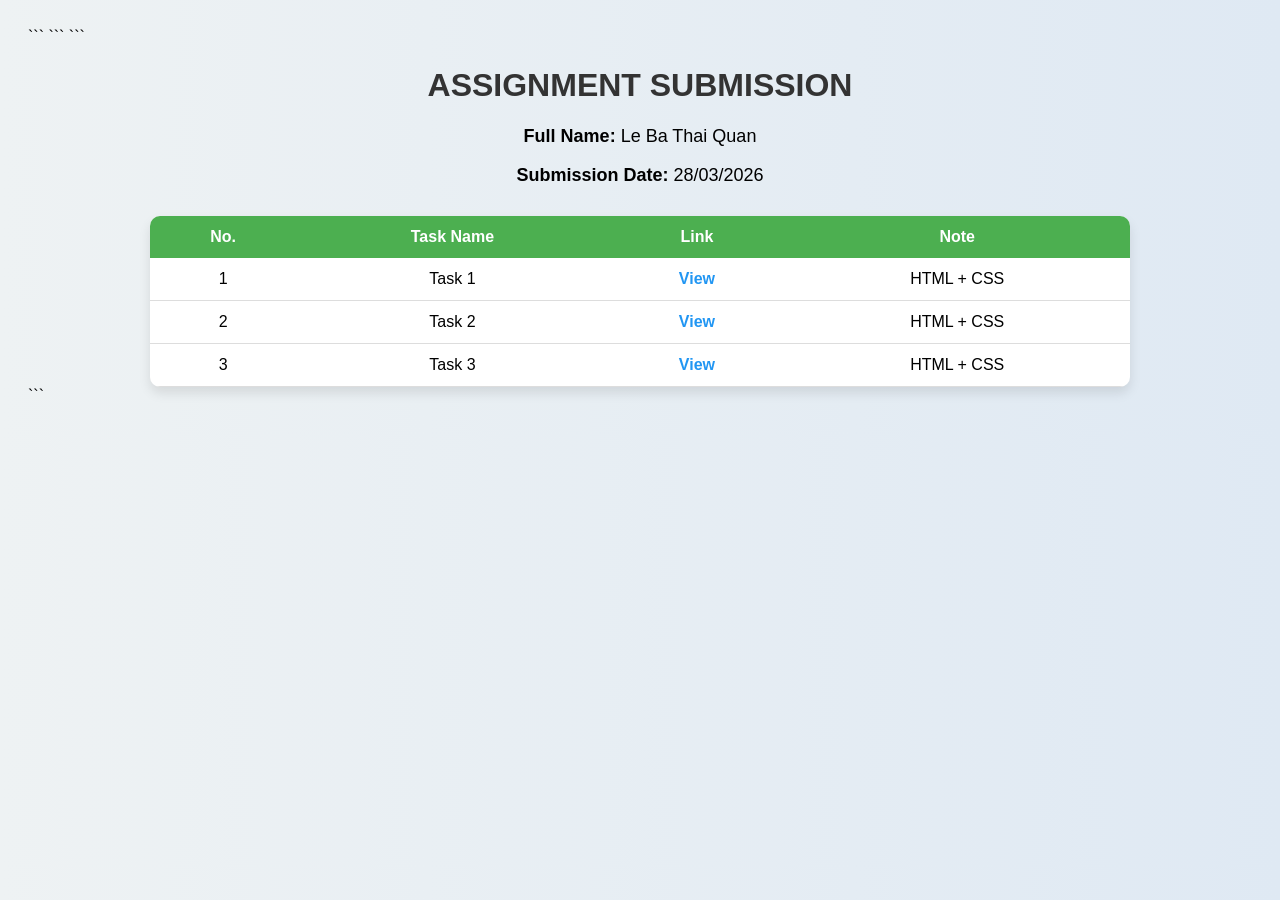
<file: index.html>
<!DOCTYPE html>

<html lang="en">

<head>
    <meta charset="UTF-8">
    <meta name="viewport" content="width=device-width, initial-scale=1.0">
    <title>Submission - Le Ba Thai Quan</title>

```
<style>
    body {
        font-family: Arial, sans-serif;
        background: linear-gradient(to right, #eef2f3, #dfe9f3);
        padding: 20px;
    }

    h1 {
        text-align: center;
        color: #333;
    }

    .info {
        text-align: center;
        margin-bottom: 30px;
        font-size: 18px;
    }

    table {
        width: 80%;
        margin: auto;
        border-collapse: collapse;
        background-color: white;
        box-shadow: 0 6px 12px rgba(0,0,0,0.1);
        border-radius: 10px;
        overflow: hidden;
    }

    th {
        background-color: #4CAF50;
        color: white;
        padding: 12px;
    }

    td {
        padding: 12px;
        border-bottom: 1px solid #ddd;
        text-align: center;
    }

    tr:hover {
        background-color: #f5f5f5;
    }

    a {
        text-decoration: none;
        color: #2196F3;
        font-weight: bold;
    }

    a:hover {
        color: #0b7dda;
    }
</style>
```

</head>

<body>

```
<h1>ASSIGNMENT SUBMISSION</h1>

<div class="info">
    <p><strong>Full Name:</strong> Le Ba Thai Quan</p>
    <p><strong>Submission Date:</strong> 28/03/2026</p>
</div>

<table>
    <thead>
        <tr>
            <th>No.</th>
            <th>Task Name</th>
            <th>Link</th>
            <th>Note</th>
        </tr>
    </thead>

    <tbody>
        <tr>
            <td>1</td>
            <td>Task 1</td>
            <td><a href="task1.html">View</a></td>
            <td>HTML + CSS</td>
        </tr>

        <tr>
            <td>2</td>
            <td>Task 2</td>
            <td><a href="task2.html">View</a></td>
            <td>HTML + CSS</td>
        </tr>

        <tr>
            <td>3</td>
            <td>Task 3</td>
            <td><a href="task3.html">View</a></td>
            <td>HTML + CSS</td>
        </tr>
    </tbody>
</table>
```

</body>

</html>
</file>
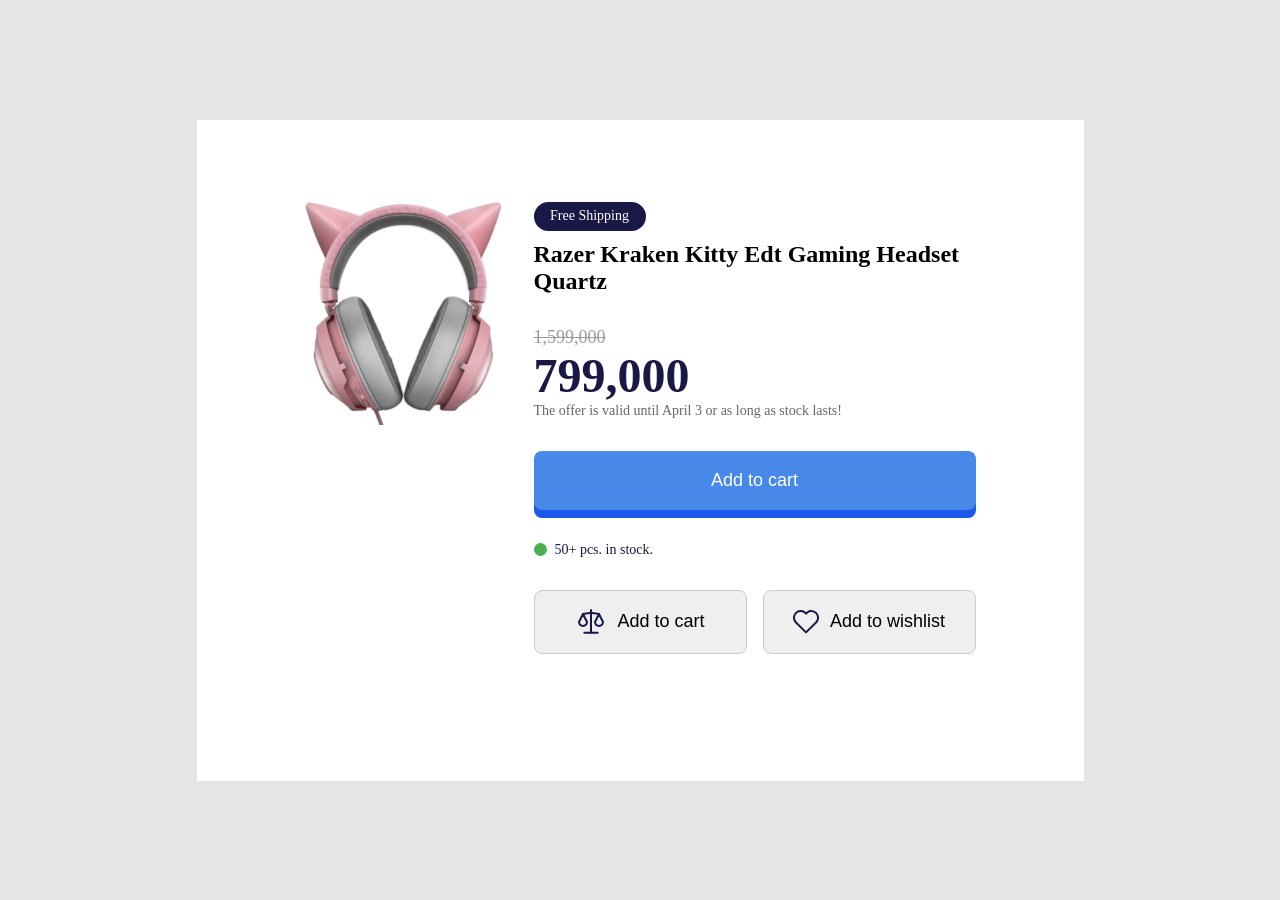
<file: task1.html>
<!DOCTYPE html>
<html lang="en">
<head>
  <meta charset="UTF-8">
  <meta name="viewport" content="width=device-width, initial-scale=1.0">
  <title>Product</title>
  <link rel="stylesheet" href="task1.css">
</head>
<body>
  
    <div class="product">
      <div class="image">
        <img src="./img/headphone.png" alt="Razer Kraken Kitty Edt Gaming Headset Quartz">
      </div>
      <div class="product-content">
        <div class="shipping">
          <p>Free Shipping</p>
          <h2>Razer Kraken Kitty Edt Gaming Headset Quartz</h2>
        </div>
      
        <div class="product-price">
          <span class="new-price">1,599,000</span>
          <span class="old-price">799,000</span>
          <p class="offer-text">The offer is valid until April 3 or as long as stock lasts!</p>
        </div>
        
        <button class="btn-primary">Add to cart</button>
        
        <p class="stock">
          <span class="point"></span>
          50+ pcs. in stock.
        </p>
        
        <div class="btn-group">
          <button class="btn-secondary">
            <img src="./img/add_to_cart.svg">Add to cart
          </button>
          <button class="btn-wishlist">
            <img src="./img/add_wishlist.svg">Add to wishlist
          </button>
        </div>
      </div>
    </div>
</body>
</html>
</file>
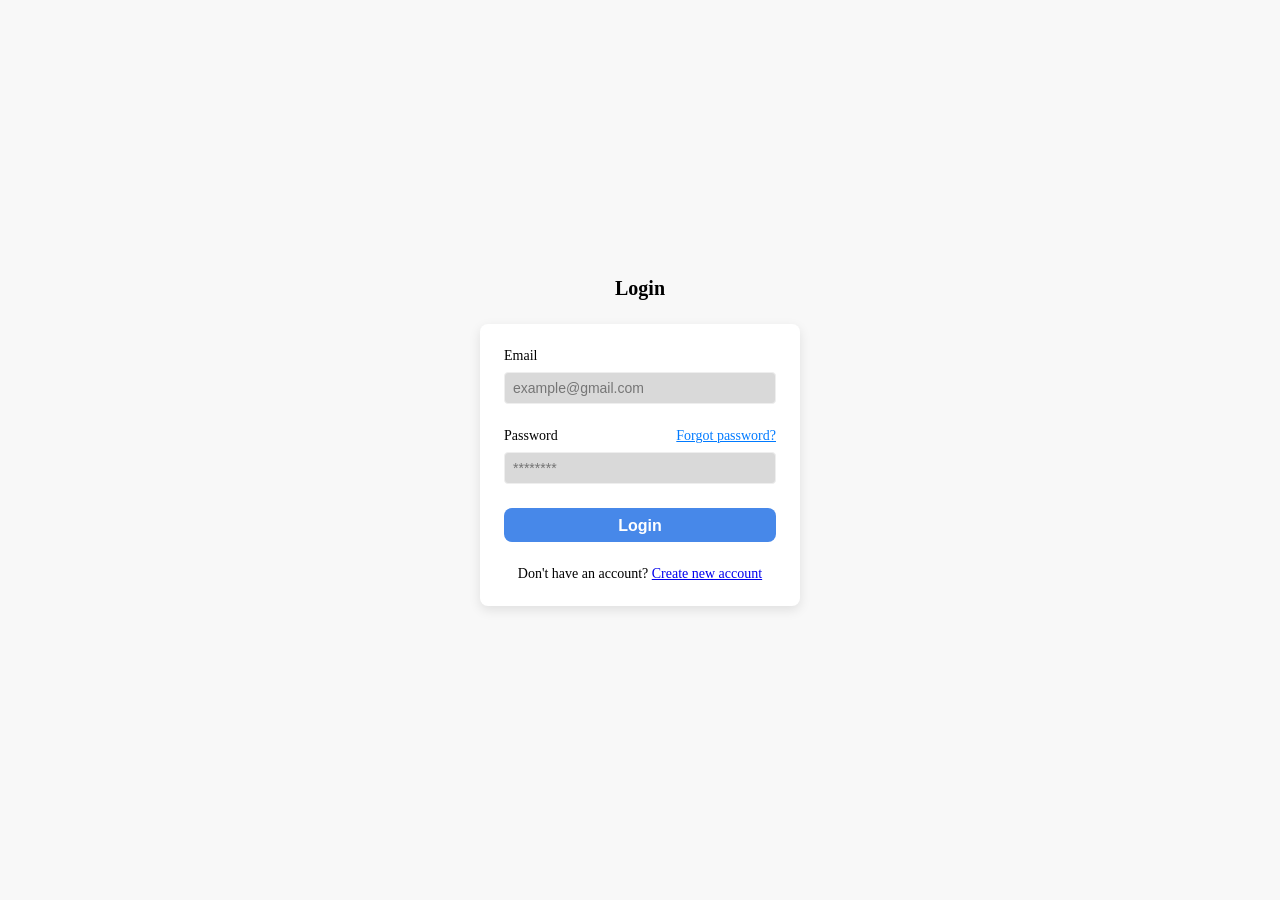
<file: task2.html>
<!DOCTYPE html>
<html lang="en">
<head>
    <meta charset="UTF-8">
    <meta name="viewport" content="width=device-width, initial-scale=1.0">
    <title>Login Page</title>
    <link rel="stylesheet" href="task2.css">
</head>
<body>
    <div class="login">
        <div class="login-header">
            <h1>Login</h1>
        </div>
        
        <div class="login-content">
            <form action="login.php" method="POST">
                <div class="form-group">
                    <label for="email">Email</label>
                    <input type="email" id="email" name="email" 
                           placeholder="example@gmail.com" required>
                </div>
                
                <div class="form-group">
                    <div class="password-header">
                        <label for="password">Password</label>
                        <a href="#" class="forgot-link">Forgot password?</a>
                    </div>
                    <input type="password" id="password" name="password" 
                           placeholder="********" required>
                </div>
                
                <div class="btn">
                <button type="submit" class="login-btn">Login</button>
                </div>
            </form>

        
        
        <div class="create-acc">
            <span>Don't have an account?</span>
            <a href="#" class="signup-link">Create new account</a>
        </div>
    </div>
    </div>
</body>
</html>
</file>
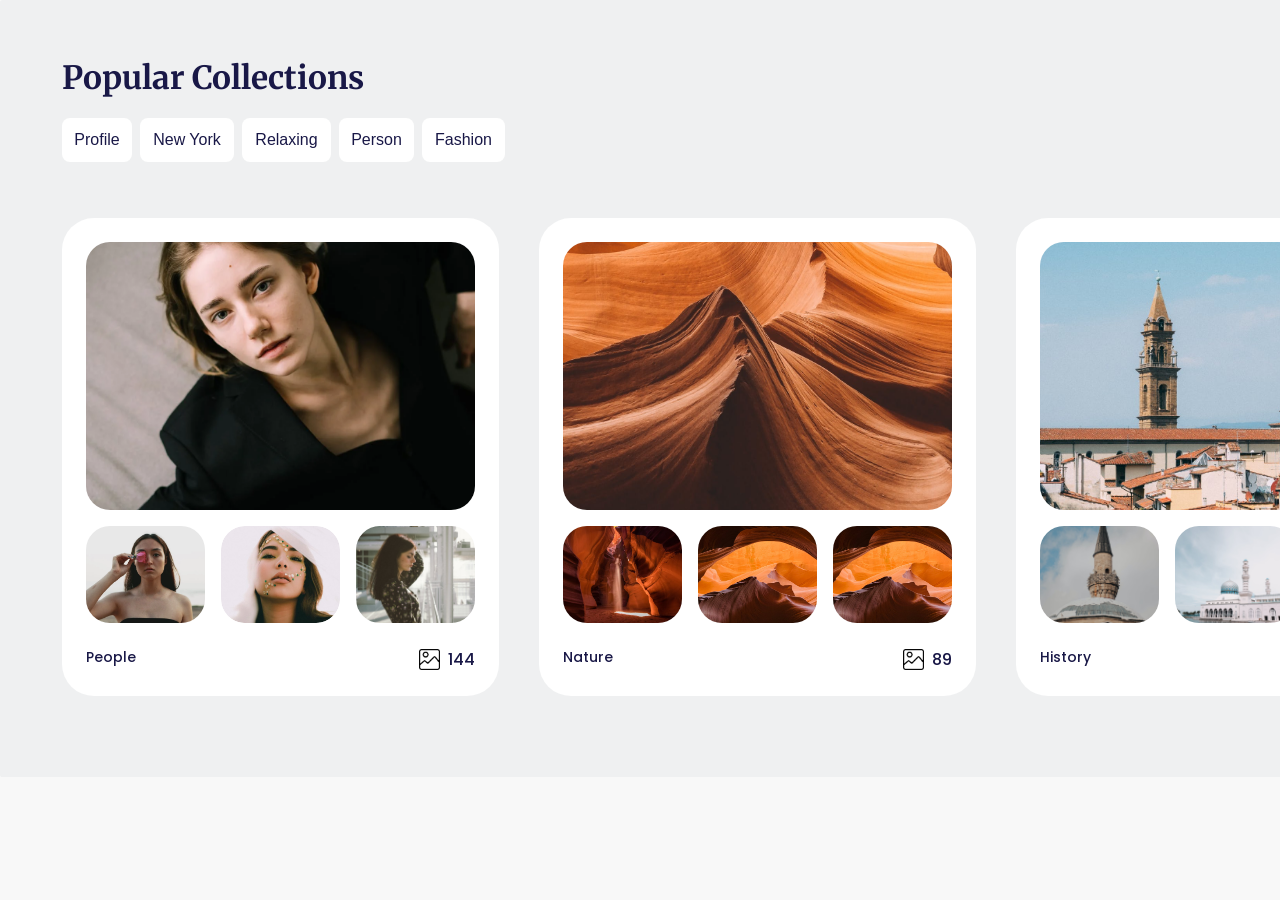
<file: task3.html>
<!DOCTYPE html>
<html lang="en">
<head>
    <meta charset="UTF-8">
    <meta name="viewport" content="width=device-width, initial-scale=1.0">
    <title>Popular Collections</title>
    <link rel="stylesheet" href="task3.css">
    <link href="https://fonts.googleapis.com/css2?family=Poppins:wght@400;500;600;700&family=Merriweather:wght@700&display=swap" rel="stylesheet">
</head>
<body>
    <div class="container">
        <div class="content">
            <h1>Popular Collections</h1>
            <div class="button-group">
                <button class="common-btn btn-profile">Profile</button>
                <button class="common-btn btn-newyork">New York</button>
                <button class="common-btn btn-relaxing">Relaxing</button>
                <button class="common-btn btn-person">Person</button>
                <button class="common-btn btn-fashion">Fashion</button>
            </div>
        </div>
        
        <div class="cards-wrapper">
            
            <div class="card people">
                <div class="image">
                    <img class="main-img" src="./img/person1.png" alt="Main person">
                    <div class="thumbnail-group">
                        <img src="./img/person2.png" alt="Person 2">
                        <img src="./img/person3.png" alt="Person 3">
                        <img src="./img/person4.png" alt="Person 4">
                    </div>
                </div>
                <div class="text">
                    <p>People</p>
                    <div class="count">
                        <img class="icon" src="./img/image-icon.png" alt="heart icon">
                        <p>144</p>
                    </div>
                </div>
            </div>

            
            <div class="card nature">
                <div class="image">
                    <img class="main-img" src="./img/nature1.png" alt="Main nature">
                    <div class="thumbnail-group">
                        <img src="./img/nature2.png" alt="Nature 2">
                        <img src="./img/nature3.png" alt="Nature 3">
                        <img src="./img/nature4.png" alt="Nature 4">
                    </div>
                </div>
                <div class="text">
                    <p>Nature</p>
                    <div class="count">
                        <img class="icon" src="./img/image-icon.png" alt="heart icon">
                        <p>89</p>
                    </div>
                </div>
            </div>

            
            <div class="card history">
                <div class="image">
                    <img class="main-img" src="./img/history1.png" alt="Main history">
                    <div class="thumbnail-group">
                        <img src="./img/history2.png" alt="History 2">
                        <img src="./img/history3.png" alt="History 3">
                        <img src="./img/history4.png" alt="History 4">
                    </div>
                </div>
                <div class="text">
                    <p>History</p>
                    <div class="count">
                        <img class="icon" src="./img/image-icon.png" alt="heart icon">
                        <p>112</p>
                    </div>
                </div>
            </div>
        </div>
    </div>
</body>
</html>
</file>
<file: task1.css>
:root {
    --color-primary: #4788E9;
    --color-dark: #191847;
    --color-success: #4caf50;
    --color-bg-body: #e5e5e5;
    --color-white: #ffffff;
    --color-border: #ddd;
}


* {
    margin: 0;
    padding: 0;
    box-sizing: border-box;
}

html {
    font-size: 62.5%;
}

body {
    display: flex;
    justify-content: center;
    align-items: center;
    min-height: 100vh;
    background: var(--color-bg-body);
}

/* Container */
.product {
    width: 887px;
    height: 661px;
    padding: 82px;
    display: flex;
    gap: 3.2rem;
    background: var(--color-white);
}

/* Image */
.product .image {
    width: 223px;
    height: 249px;
    flex-shrink: 0;
}

/* Content */
.product-content {
    display: flex;
    flex-direction: column;
    flex: 1;
    gap: 3.2rem;
    height: 100%;
}

/* Shipping */
.shipping {
    display: flex;
    flex-direction: column;
    gap: 1rem;
}

.shipping p {
    width: 112px;
    height: 29px;
    background: var(--color-dark);
    font-size: 1.4rem;
    color: var(--color-white);
    border-radius: 2rem;
    display: flex;
    align-items: center;
    justify-content: center;
}

.shipping h2 {
    font-weight: 600;
    font-size: 2.4rem;
}

/* Price  */
.product-price {
    display: flex;
    flex-direction: column;
}

.product-price .new-price {
    font-size: 1.8rem;
    font-weight: 400;
    text-decoration: line-through;
    color: #999;
}

.product-price .old-price {
    font-size: 4.8rem;
    font-weight: 700;
    color: var(--color-dark);
}

.product-price .offer-text {
    font-size: 1.4rem;
    color: #666;
}

/* Button primary */
.btn-primary {
    width: 442px;
    height: 59px;
    background: var(--color-primary);
    font-size: 1.8rem;
    color: var(--color-white);
    border: none;
    cursor: pointer;
    box-shadow: 0px 8px rgba(28, 87, 238, 1);
    border-radius: 8px;

}

.btn-primary:hover {
    opacity: 0.9;
}

/* Stock */
.stock {
    display: flex;
    align-items: center;
    gap: 0.8rem;
    font-size: 1.4rem;
    color: var(--color-dark);
}

.stock .point {
    width: 1.3rem;
    height: 1.3rem;
    background-color: var(--color-success);
    border-radius: 50%;
}

/* Button group */
.btn-group {
    display: flex;
    gap: 1.6rem;
}

.btn-secondary,
.btn-wishlist {
    width: 213px;
    height: 64px;
    display: flex;
    align-items: center;
    justify-content: center;
    gap: 1rem;
    font-size: 1.8rem;
    border: 1px solid #c9c9da;
    cursor: pointer;
    border-radius: 8px;
}

.btn-secondary:hover,
.btn-wishlist:hover {
    opacity: 0.9;
}

/* Icon */
.icon {
    width: 3.2rem;
    height: 3.2rem;
}
</file>
<file: task2.css>
:root {
    --color-primary: #4788E9;
    --color-dark: #191847;
    --color-success: #4caf50;
    --color-bg-body: #e5e5e5;
    --color-white: #ffffff;
    --color-border: #ddd;
}

/* Reset */
* {
    margin: 0;
    padding: 0;
    box-sizing: border-box;
}
html {
    font-size: 62.5%; /* 1rem = 10px */
}

body {
    display: flex;
    justify-content: center;
    align-items: center;
    min-height: 100vh;
    background: #f8f8f8;
}

.login {
    max-width: 32rem;    
    height: 34.6rem; 
    width: 100%; 
}

.login-header {
    width: 100%;
    margin-bottom: 2.4rem; 
    text-align: center;
    font-weight: 400;
}

.login-content {
    display: flex;
    gap: 2.4rem;       
    flex-direction: column;
    padding: 2.4rem;   
    background: white;
    border-radius: 0.8rem; 
    box-shadow: 0 0.4rem 1.2rem rgba(0,0,0,0.1);
}

form {
    display: flex;
    flex-direction: column;
    gap: 2.4rem; 
}

.form-group {
    display: flex;
    flex-direction: column;
    gap: 0.8rem; 
    width: 100%;
}

.form-group label {
    font-size: 1.4rem; 
    font-weight: 400;
}

.login-content input {
    padding: 0.8rem;   
    height: 3.2rem;    
    width: 100%;
    border-radius: 0.4rem; 
    background: #d9d9d9;
    border: 1px solid #eeeeee;
}

.login-content input::placeholder {
    font-size: 1.4rem; 
    font-weight: 400;
}

.login-content input:focus {
    outline: none;
    border: 0.1rem solid var(--color-primary);
}

.password-header {
    display: flex;
    justify-content: space-between;
    align-items: center;
}

.forgot-link {
    font-size: 1.4rem; 
    font-weight: 400;
    color: #007aff;
}

.login-btn {
    width: 100%;
    height: 3.4rem; 
    border-radius: 0.8rem; 
    padding: 0.8rem; 
    background: var(--color-primary);
    font-size: 1.6rem; 
    font-weight: 700;
    color: white;
    border: 1px solid transparent;
    cursor: pointer;
}

.login-btn:hover {
    background: #006edc;
}

.create-acc {
    width: 100%;
    font-size: 1.4rem; 
    font-weight: 400;
    text-align: center;
}
</file>
<file: task3.css>
:root {
    --color-primary: #4788E9;
    --color-dark: #191847;
    --color-success: #4caf50;
    --color-bg-body: #f8f8f8;
    --color-white: #ffffff;
    --color-border: #ddd;
}

* {
    margin: 0;
    padding: 0;
    box-sizing: border-box;
}

html {
    font-size: 62.5%; /* 1rem = 10px */
}

body {
    background: var(--color-bg-body);
    font-family: 'Poppins', sans-serif;
}

.container {
    width: 156.3rem;
    padding: 6.2rem;
    display: flex;
    flex-direction: column;
    gap: 5.6rem;
    border-radius: 2.6px;
    background: #eff0f1;
    height: 77.7rem;
}

.content {
    display: flex;
    flex-direction: column;
    gap: 2.4rem;
}

.content h1 {
    font-family: 'Merriweather', serif;
    font-weight: 700;
    font-size: 3.2rem;
    line-height: 1;
    letter-spacing: 0;
    color: var(--color-dark);
}

.button-group {
    display: flex;
    gap: 0.8rem;
}

.common-btn {
    display: flex;
    align-items: center;
    justify-content: center;
    height: 4.4rem;
    padding: 1rem;
    border-radius: 0.8rem;
    gap: 1rem;
    background-color: var(--color-white);
    border: none;
    cursor: pointer;
    font-weight: 500;
    font-size: 1.6rem;
    line-height: 1;
    letter-spacing: 0;
    color: var(--color-dark);
    transition: 0.2s ease;
}

.common-btn:hover {
    opacity: 0.9;
}


.btn-profile   { width: 7rem; }
.btn-newyork   { width: 9.4rem; }
.btn-relaxing  { width: 8.9rem; }
.btn-person    { width: 7.5rem; }
.btn-fashion   { width: 8.3rem; }


.cards-wrapper {
    display: flex;
    gap: 4rem;
}


.card {
    width: 43.7rem;
    padding: 2.4rem;
    border-radius: 3.2rem;
    background-color: var(--color-white);
    display: flex;
    flex-direction: column;
    gap: 2.4rem;
    cursor: pointer;
}


.card .image {
    display: flex;
    flex-direction: column;
    gap: 1.6rem;
}


.card .main-img {
    width: 100%;
    height: 26.8rem;
    border-radius: 2.4rem;
    object-fit: cover;
}


.card .thumbnail-group {
    display: flex;
    gap: 1.6rem;
}


.card .thumbnail-group img {
    width: 11.9rem;
    height: 9.7rem;
    border-radius: 2.4rem;
    object-fit: cover;
}


.card .text {
    display: flex;
    justify-content: space-between;
    font-weight: 500;
    font-size: 1.4rem;
    color: var(--color-dark);
}

.card .count {
    display: flex;
    align-items: center;
    gap: 0.8rem;
}


.card .count .icon {
    width: 2.067rem;
    height: 2.067rem;
    object-fit: contain;
}

.card .count p {
    font-weight: 500;
    font-size: 1.6rem;
    color: var(--color-dark);
}
</file>
